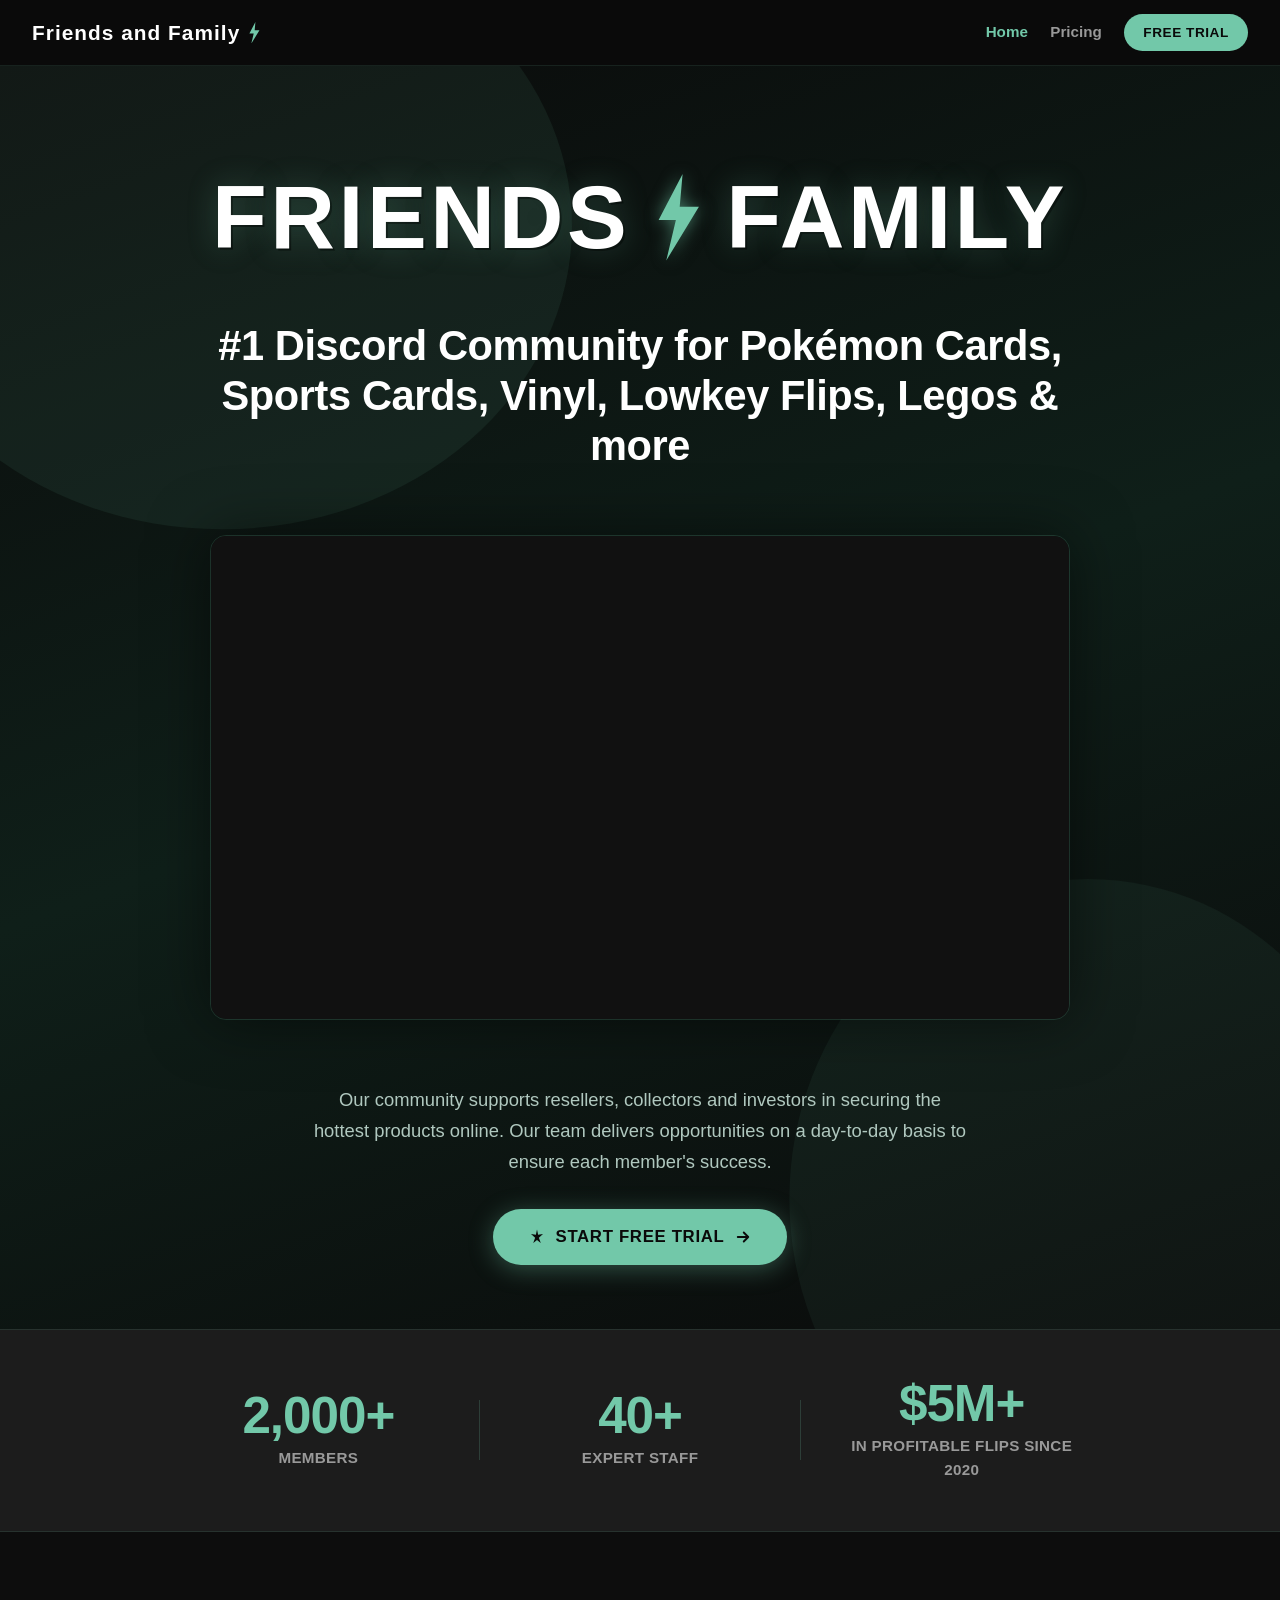
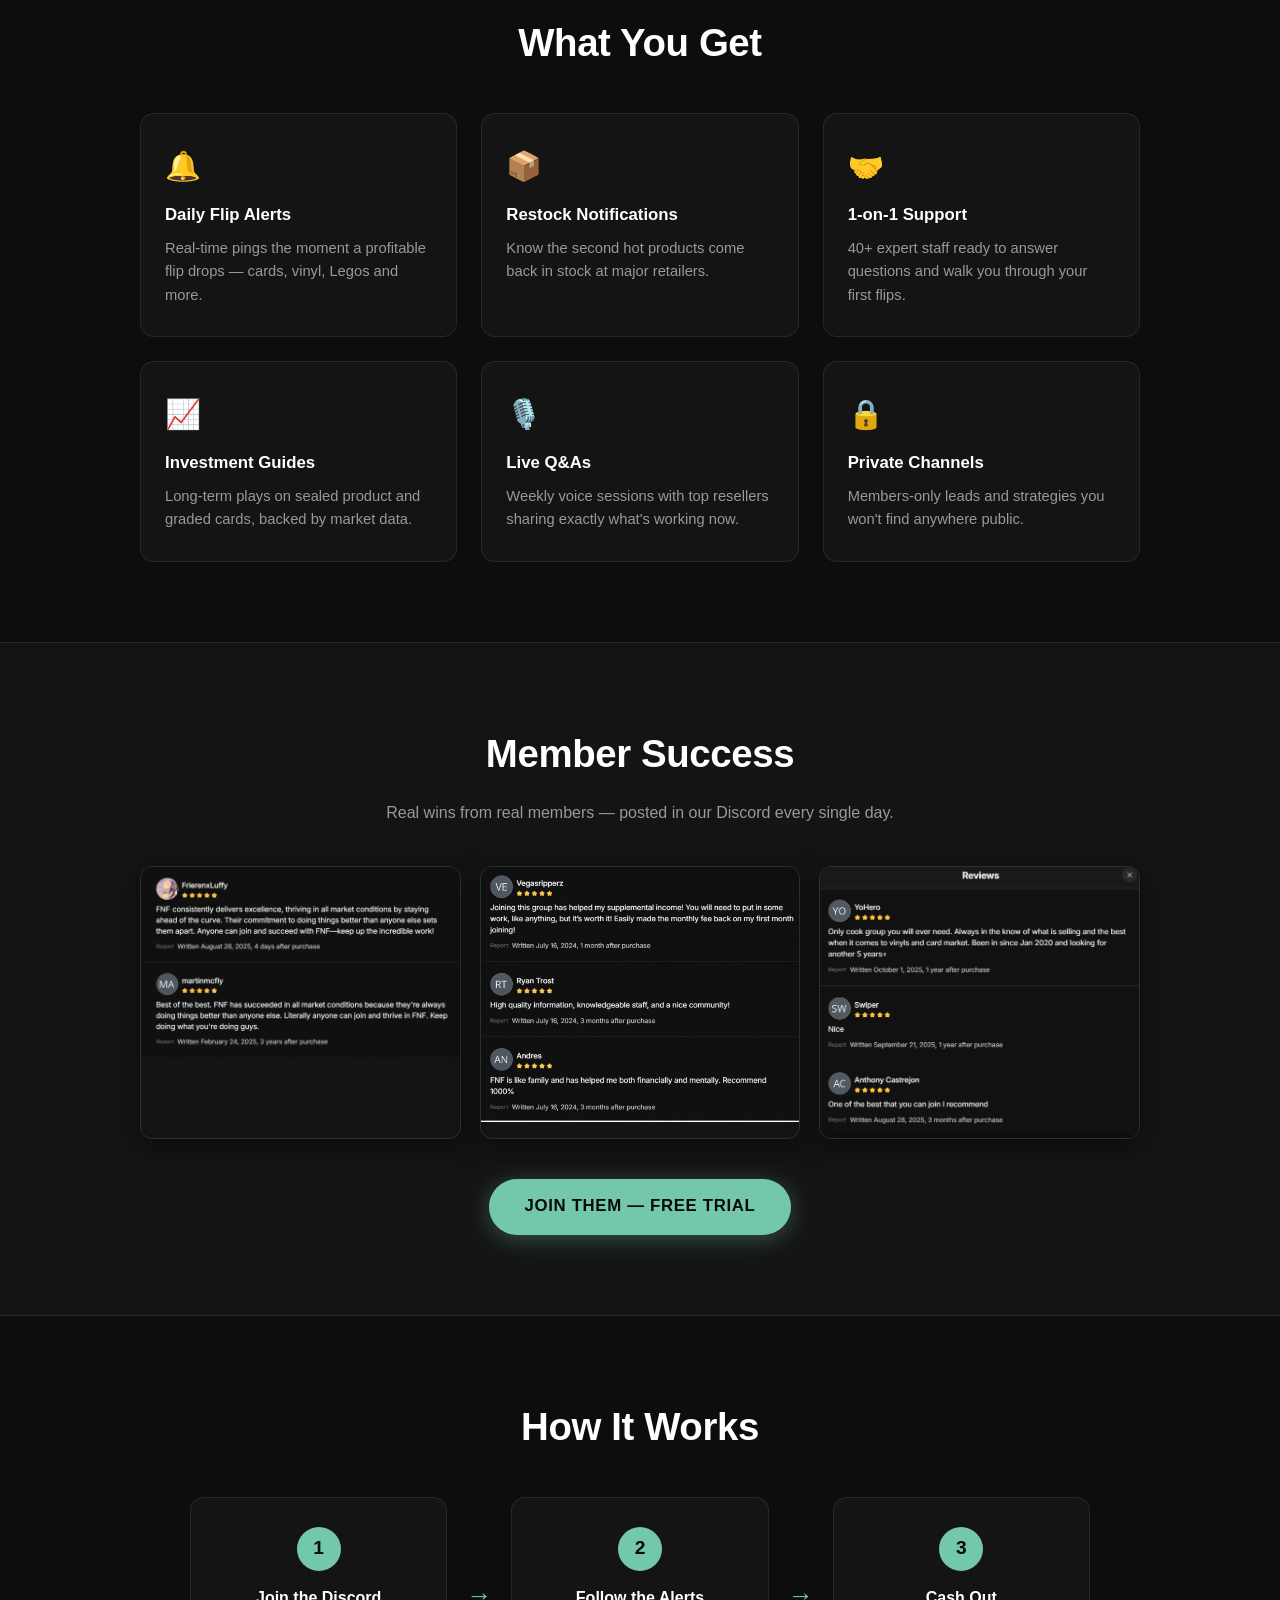
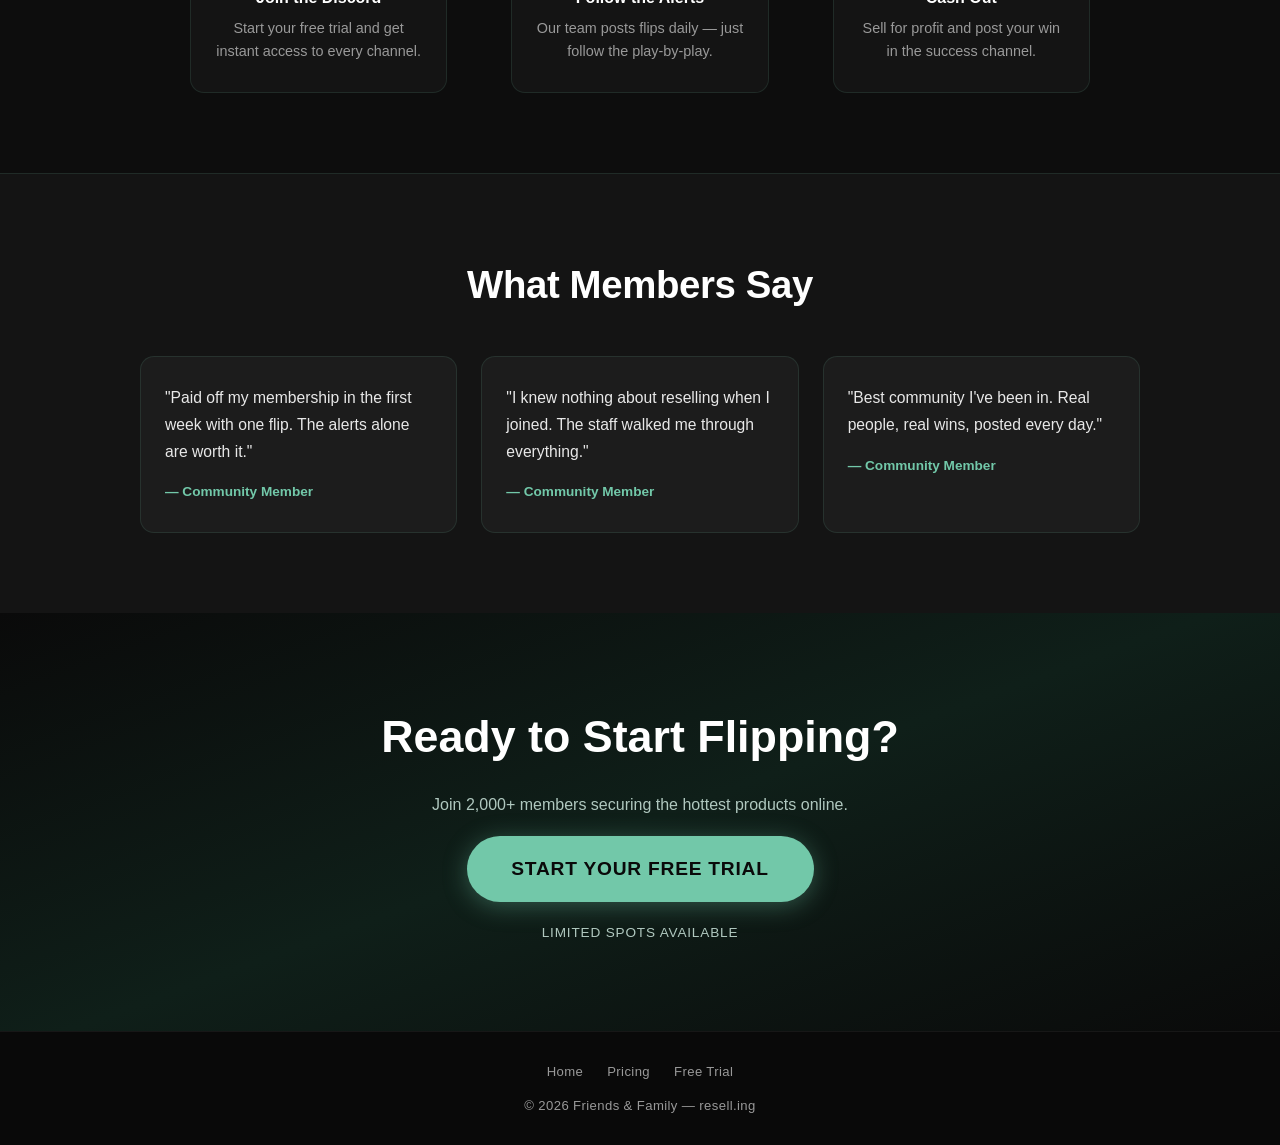
<file: index.html>
<!DOCTYPE html>
<html lang="en">
<head>
  <meta charset="UTF-8" />
  <meta name="viewport" content="width=device-width, initial-scale=1.0" />
  <title>Friends &amp; Family — Reselling Community</title>
  <meta name="description" content="The #1 Discord community for reselling — Pokémon cards, sports cards, vinyl, lowkey flips, Legos &amp; more. resell.ing" />
  <link rel="canonical" href="https://resell.ing/" />
  <meta property="og:title" content="Friends &amp; Family — Reselling Community" />
  <meta property="og:url" content="https://resell.ing/" />
  <meta property="og:type" content="website" />
  <link rel="stylesheet" href="style.css" />
</head>
<body>

  <!-- ===== NAV ===== -->
  <nav class="site-nav">
    <a class="nav-brand" href="index.html">
      <span class="nav-brand-word">Friends and Family</span>
      <svg class="nav-bolt" viewBox="0 0 60 90" xmlns="http://www.w3.org/2000/svg" aria-hidden="true">
        <polygon points="35,0 10,48 28,48 18,90 52,34 32,34" />
      </svg>
    </a>
    <div class="nav-links">
      <a href="index.html" class="nav-link active">Home</a>
      <a href="pricing.html" class="nav-link">Pricing</a>
      <a class="nav-cta" href="https://tinyurl.com/tcgfree5" target="_blank" rel="noopener noreferrer">Free Trial</a>
    </div>
  </nav>

  <!-- ===== HERO BANNER ===== -->
  <section class="hero">
    <!-- Background decorative SVG blobs -->
    <svg class="hero-blob hero-blob--tl" viewBox="0 0 600 600" xmlns="http://www.w3.org/2000/svg" aria-hidden="true">
      <ellipse cx="300" cy="300" rx="300" ry="260" fill="#72c8a9" opacity="0.08"/>
    </svg>
    <svg class="hero-blob hero-blob--br" viewBox="0 0 600 600" xmlns="http://www.w3.org/2000/svg" aria-hidden="true">
      <ellipse cx="300" cy="300" rx="280" ry="300" fill="#72c8a9" opacity="0.06"/>
    </svg>

    <div class="hero-inner">
      <!-- Wordmark -->
      <div class="wordmark">
        <span class="word">FRIENDS</span>
        <svg class="bolt" viewBox="0 0 60 90" xmlns="http://www.w3.org/2000/svg" aria-hidden="true">
          <polygon points="35,0 10,48 28,48 18,90 52,34 32,34" />
        </svg>
        <span class="word">FAMILY</span>
      </div>

      <!-- Headline -->
      <h1 class="hero-headline">
        #1 Discord Community for Pokémon Cards, Sports Cards, Vinyl, Lowkey Flips, Legos &amp; more
      </h1>

      <!-- Video -->
      <div class="hero-video-wrapper">
        <div class="video-wrapper">
          <iframe
            class="video-embed"
            src="https://www.youtube-nocookie.com/embed/oEtG5FWEf_s"
            title="Friends &amp; Family — Community Video"
            frameborder="0"
            allow="accelerometer; autoplay; clipboard-write; encrypted-media; gyroscope; picture-in-picture; web-share"
            allowfullscreen>
          </iframe>
        </div>
      </div>

      <!-- Sub-copy -->
      <p class="hero-sub">
        Our community supports resellers, collectors and investors in securing the hottest products online.
        Our team delivers opportunities on a day-to-day basis to ensure each member's success.
      </p>

      <!-- CTA Button -->
      <a class="cta-btn" href="https://tinyurl.com/tcgfree5" target="_blank" rel="noopener noreferrer">
        <svg class="btn-svg btn-svg--left" viewBox="0 0 24 24" xmlns="http://www.w3.org/2000/svg" aria-hidden="true">
          <path d="M12 2 L13.5 9 L20 8 L14.5 13 L17 20 L12 16 L7 20 L9.5 13 L4 8 L10.5 9 Z"/>
        </svg>
        <span>Start Free Trial</span>
        <svg class="btn-svg btn-svg--right" viewBox="0 0 24 24" xmlns="http://www.w3.org/2000/svg" aria-hidden="true">
          <path d="M5 12 H19 M13 6 L19 12 L13 18" stroke-width="2.5" stroke-linecap="round" stroke-linejoin="round"/>
        </svg>
      </a>
    </div>
  </section>

  <!-- ===== STATS STRIP ===== -->
  <section class="stats-strip">
    <div class="stats-inner">
      <div class="stat">
        <span class="stat-number">2,000+</span>
        <span class="stat-label">Members</span>
      </div>
      <div class="stat-divider" aria-hidden="true"></div>
      <div class="stat">
        <span class="stat-number">40+</span>
        <span class="stat-label">Expert Staff</span>
      </div>
      <div class="stat-divider" aria-hidden="true"></div>
      <div class="stat">
        <span class="stat-number">$5M+</span>
        <span class="stat-label">in profitable flips since 2020</span>
      </div>
    </div>
  </section>

  <!-- ===== WHAT YOU GET ===== -->
  <section class="features">
    <h2 class="section-title">What You Get</h2>
    <div class="features-grid">
      <div class="feature-card">
        <div class="feature-icon" aria-hidden="true">🔔</div>
        <h3>Daily Flip Alerts</h3>
        <p>Real-time pings the moment a profitable flip drops — cards, vinyl, Legos and more.</p>
      </div>
      <div class="feature-card">
        <div class="feature-icon" aria-hidden="true">📦</div>
        <h3>Restock Notifications</h3>
        <p>Know the second hot products come back in stock at major retailers.</p>
      </div>
      <div class="feature-card">
        <div class="feature-icon" aria-hidden="true">🤝</div>
        <h3>1-on-1 Support</h3>
        <p>40+ expert staff ready to answer questions and walk you through your first flips.</p>
      </div>
      <div class="feature-card">
        <div class="feature-icon" aria-hidden="true">📈</div>
        <h3>Investment Guides</h3>
        <p>Long-term plays on sealed product and graded cards, backed by market data.</p>
      </div>
      <div class="feature-card">
        <div class="feature-icon" aria-hidden="true">🎙️</div>
        <h3>Live Q&amp;As</h3>
        <p>Weekly voice sessions with top resellers sharing exactly what's working now.</p>
      </div>
      <div class="feature-card">
        <div class="feature-icon" aria-hidden="true">🔒</div>
        <h3>Private Channels</h3>
        <p>Members-only leads and strategies you won't find anywhere public.</p>
      </div>
    </div>
  </section>

  <!-- ===== MEMBER SUCCESS ===== -->
  <section class="member-success">
    <h2 class="section-title">Member Success</h2>
    <p class="section-sub">Real wins from real members — posted in our Discord every single day.</p>
    <div class="success-grid">
      <figure class="success-item">
        <img src="m1.jpg" alt="Member success — profitable flip" loading="lazy" />
      </figure>
      <figure class="success-item">
        <img src="m2.jpg" alt="Member success — profitable flip" loading="lazy" />
      </figure>
      <figure class="success-item">
        <img src="m5.png" alt="Member success — profitable flip" loading="lazy" />
      </figure>
    </div>
    <div class="section-cta">
      <a class="cta-btn" href="https://tinyurl.com/tcgfree5" target="_blank" rel="noopener noreferrer">
        <span>Join Them — Free Trial</span>
      </a>
    </div>
  </section>

  <!-- ===== HOW IT WORKS ===== -->
  <section class="how-it-works">
    <h2 class="section-title">How It Works</h2>
    <div class="steps">
      <div class="step">
        <span class="step-number">1</span>
        <h3>Join the Discord</h3>
        <p>Start your free trial and get instant access to every channel.</p>
      </div>
      <div class="step-arrow" aria-hidden="true">→</div>
      <div class="step">
        <span class="step-number">2</span>
        <h3>Follow the Alerts</h3>
        <p>Our team posts flips daily — just follow the play-by-play.</p>
      </div>
      <div class="step-arrow" aria-hidden="true">→</div>
      <div class="step">
        <span class="step-number">3</span>
        <h3>Cash Out</h3>
        <p>Sell for profit and post your win in the success channel.</p>
      </div>
    </div>
  </section>

  <!-- ===== TESTIMONIALS ===== -->
  <section class="testimonials">
    <h2 class="section-title">What Members Say</h2>
    <div class="testimonial-grid">
      <blockquote class="testimonial">
        <p>"Paid off my membership in the first week with one flip. The alerts alone are worth it."</p>
        <footer>— Community Member</footer>
      </blockquote>
      <blockquote class="testimonial">
        <p>"I knew nothing about reselling when I joined. The staff walked me through everything."</p>
        <footer>— Community Member</footer>
      </blockquote>
      <blockquote class="testimonial">
        <p>"Best community I've been in. Real people, real wins, posted every day."</p>
        <footer>— Community Member</footer>
      </blockquote>
    </div>
  </section>

  <!-- ===== FINAL CTA ===== -->
  <section class="final-cta">
    <h2>Ready to Start Flipping?</h2>
    <p>Join 2,000+ members securing the hottest products online.</p>
    <a class="cta-btn cta-btn--large" href="https://tinyurl.com/tcgfree5" target="_blank" rel="noopener noreferrer">
      <span>Start Your Free Trial</span>
    </a>
    <p class="urgency-note">Limited spots available</p>
  </section>

  <!-- ===== FOOTER ===== -->
  <footer class="site-footer">
    <div class="footer-links">
      <a href="index.html">Home</a>
      <a href="pricing.html">Pricing</a>
      <a href="https://tinyurl.com/tcgfree5" target="_blank" rel="noopener noreferrer">Free Trial</a>
    </div>
    <p>&copy; 2026 Friends &amp; Family &mdash; resell.ing</p>
  </footer>

</body>
</html>
</file>
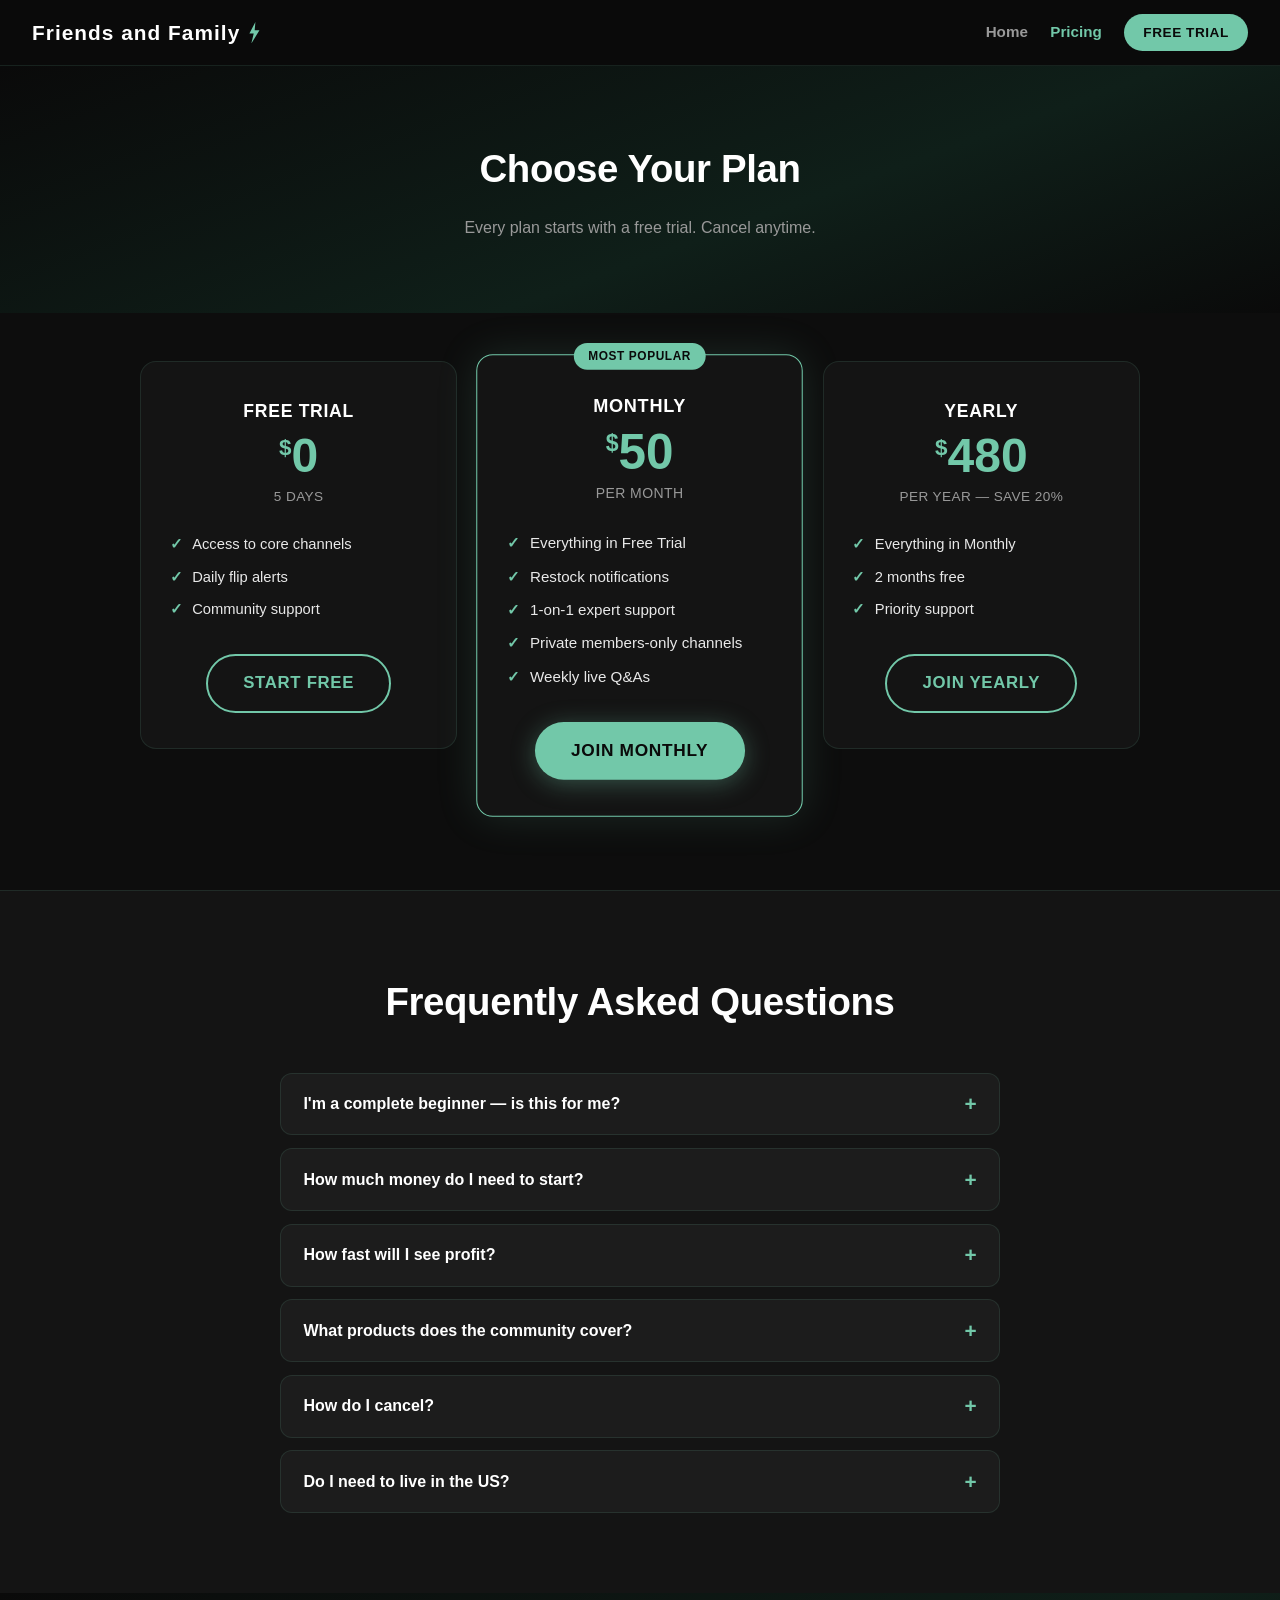
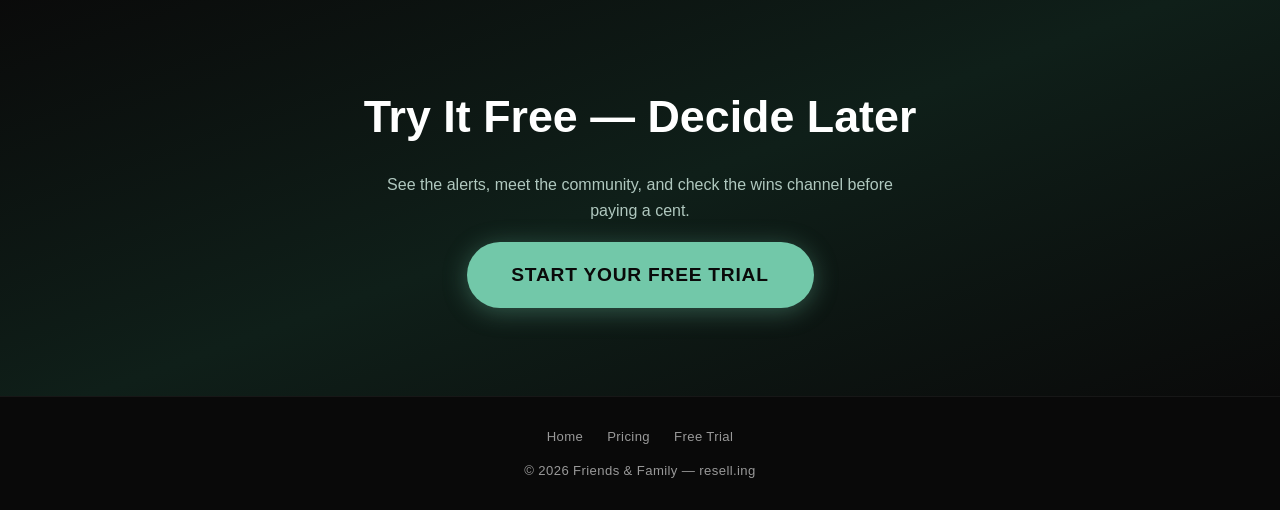
<file: pricing.html>
<!DOCTYPE html>
<html lang="en">
<head>
  <meta charset="UTF-8" />
  <meta name="viewport" content="width=device-width, initial-scale=1.0" />
  <title>Pricing — Friends &amp; Family</title>
  <meta name="description" content="Join the #1 reselling Discord community. Start with a free trial. resell.ing" />
  <link rel="canonical" href="https://resell.ing/pricing.html" />
  <meta property="og:title" content="Pricing — Friends &amp; Family" />
  <meta property="og:url" content="https://resell.ing/pricing.html" />
  <meta property="og:type" content="website" />
  <link rel="stylesheet" href="style.css" />
</head>
<body>

  <!-- ===== NAV ===== -->
  <nav class="site-nav">
    <a class="nav-brand" href="index.html">
      <span class="nav-brand-word">Friends and Family</span>
      <svg class="nav-bolt" viewBox="0 0 60 90" xmlns="http://www.w3.org/2000/svg" aria-hidden="true">
        <polygon points="35,0 10,48 28,48 18,90 52,34 32,34" />
      </svg>
    </a>
    <div class="nav-links">
      <a href="index.html" class="nav-link">Home</a>
      <a href="pricing.html" class="nav-link active">Pricing</a>
      <a class="nav-cta" href="https://tinyurl.com/tcgfree5" target="_blank" rel="noopener noreferrer">Free Trial</a>
    </div>
  </nav>

  <!-- ===== PRICING HERO ===== -->
  <section class="pricing-hero">
    <h1 class="section-title">Choose Your Plan</h1>
    <p class="section-sub">Every plan starts with a free trial. Cancel anytime.</p>
  </section>

  <!-- ===== PRICING CARDS ===== -->
  <section class="pricing">
    <div class="pricing-grid">
      <div class="price-card">
        <h3 class="price-name">Free Trial</h3>
        <div class="price-amount"><span class="price-currency">$</span>0</div>
        <p class="price-period">5 days</p>
        <ul class="price-features">
          <li>Access to core channels</li>
          <li>Daily flip alerts</li>
          <li>Community support</li>
        </ul>
        <a class="cta-btn cta-btn--outline" href="https://tinyurl.com/tcgfree5" target="_blank" rel="noopener noreferrer">
          <span>Start Free</span>
        </a>
      </div>

      <div class="price-card price-card--featured">
        <span class="price-badge">Most Popular</span>
        <h3 class="price-name">Monthly</h3>
        <div class="price-amount"><span class="price-currency">$</span>50</div>
        <p class="price-period">per month</p>
        <ul class="price-features">
          <li>Everything in Free Trial</li>
          <li>Restock notifications</li>
          <li>1-on-1 expert support</li>
          <li>Private members-only channels</li>
          <li>Weekly live Q&amp;As</li>
        </ul>
        <a class="cta-btn" href="https://tinyurl.com/tcgfree5" target="_blank" rel="noopener noreferrer">
          <span>Join Monthly</span>
        </a>
      </div>

      <div class="price-card">
        <h3 class="price-name">Yearly</h3>
        <div class="price-amount"><span class="price-currency">$</span>480</div>
        <p class="price-period">per year — save 20%</p>
        <ul class="price-features">
          <li>Everything in Monthly</li>
          <li>2 months free</li>
          <li>Priority support</li>
        </ul>
        <a class="cta-btn cta-btn--outline" href="https://tinyurl.com/tcgfree5" target="_blank" rel="noopener noreferrer">
          <span>Join Yearly</span>
        </a>
      </div>
    </div>
  </section>

  <!-- ===== FAQ ===== -->
  <section class="faq">
    <h2 class="section-title">Frequently Asked Questions</h2>
    <div class="faq-list">
      <details class="faq-item">
        <summary>I'm a complete beginner — is this for me?</summary>
        <p>Absolutely. Most members start with zero reselling experience. Our staff and guides walk you through your first flip step by step.</p>
      </details>
      <details class="faq-item">
        <summary>How much money do I need to start?</summary>
        <p>Many flips start under $50. You can scale at whatever pace fits your budget — there's no minimum.</p>
      </details>
      <details class="faq-item">
        <summary>How fast will I see profit?</summary>
        <p>Many members recoup their membership within their first week, but results depend on how quickly you act on alerts and how much you invest.</p>
      </details>
      <details class="faq-item">
        <summary>What products does the community cover?</summary>
        <p>Pokémon cards, sports cards, vinyl records, Legos, sneakers, and general lowkey flips — anything with profit potential.</p>
      </details>
      <details class="faq-item">
        <summary>How do I cancel?</summary>
        <p>Cancel anytime directly from your subscription dashboard — no emails, no hoops, no questions asked.</p>
      </details>
      <details class="faq-item">
        <summary>Do I need to live in the US?</summary>
        <p>Most alerts focus on US retailers, but we have international members who profit from online drops and local markets.</p>
      </details>
    </div>
  </section>

  <!-- ===== FINAL CTA ===== -->
  <section class="final-cta">
    <h2>Try It Free — Decide Later</h2>
    <p>See the alerts, meet the community, and check the wins channel before paying a cent.</p>
    <a class="cta-btn cta-btn--large" href="https://tinyurl.com/tcgfree5" target="_blank" rel="noopener noreferrer">
      <span>Start Your Free Trial</span>
    </a>
  </section>

  <!-- ===== FOOTER ===== -->
  <footer class="site-footer">
    <div class="footer-links">
      <a href="index.html">Home</a>
      <a href="pricing.html">Pricing</a>
      <a href="https://tinyurl.com/tcgfree5" target="_blank" rel="noopener noreferrer">Free Trial</a>
    </div>
    <p>&copy; 2026 Friends &amp; Family &mdash; resell.ing</p>
  </footer>

</body>
</html>
</file>
<file: style.css>
/* ===========================
   RESET & BASE
=========================== */
*, *::before, *::after {
  margin: 0;
  padding: 0;
  box-sizing: border-box;
}

:root {
  --green:   #72c8a9;
  --green-d: #4faa8a;
  --dark:    #0d0d0d;
  --dark-2:  #141414;
  --dark-3:  #1c1c1c;
  --text:    #e8e8e8;
  --muted:   #999;
  --white:   #ffffff;
}

html { scroll-behavior: smooth; }

body {
  font-family: 'Arial', 'Helvetica Neue', sans-serif;
  background-color: var(--dark);
  color: var(--text);
  line-height: 1.6;
  overflow-x: hidden;
}

/* ===========================
   NAV
=========================== */
.site-nav {
  position: sticky;
  top: 0;
  z-index: 50;
  display: flex;
  align-items: center;
  justify-content: space-between;
  padding: 0.9rem 2rem;
  background: rgba(10, 10, 10, 0.9);
  backdrop-filter: blur(10px);
  border-bottom: 1px solid rgba(114,200,169,0.12);
}

.nav-brand {
  display: flex;
  align-items: center;
  gap: 0.4rem;
  text-decoration: none;
}

.nav-brand-word {
  font-family: 'Arial Black', 'Franklin Gothic Heavy', sans-serif;
  font-weight: 900;
  font-size: 1.3rem;
  color: var(--white);
  letter-spacing: 0.05em;
}

.nav-bolt {
  width: 0.9rem;
  fill: var(--green);
}

.nav-links {
  display: flex;
  align-items: center;
  gap: 1.4rem;
}

.nav-link {
  color: var(--muted);
  text-decoration: none;
  font-size: 0.95rem;
  font-weight: 600;
  transition: color 0.2s ease;
}

.nav-link:hover,
.nav-link.active { color: var(--green); }

.nav-cta {
  padding: 0.45rem 1.2rem;
  background: var(--green);
  color: #0a0a0a;
  font-weight: 900;
  font-size: 0.85rem;
  letter-spacing: 0.04em;
  text-transform: uppercase;
  text-decoration: none;
  border-radius: 50px;
  transition: background 0.2s ease;
}

.nav-cta:hover { background: var(--green-d); }

/* ===========================
   HERO BANNER
=========================== */
.hero {
  position: relative;
  min-height: 100vh;
  display: flex;
  align-items: center;
  justify-content: center;
  background: linear-gradient(160deg, #0a0a0a 0%, #0f1f19 50%, #0a0a0a 100%);
  overflow: hidden;
  padding: 5rem 2rem 4rem;
}

/* Decorative blobs */
.hero-blob {
  position: absolute;
  pointer-events: none;
}
.hero-blob--tl {
  top: -15%;
  left: -10%;
  width: clamp(300px, 55vw, 700px);
}
.hero-blob--br {
  bottom: -15%;
  right: -10%;
  width: clamp(280px, 50vw, 650px);
}

.hero-inner {
  position: relative;
  z-index: 1;
  display: flex;
  flex-direction: column;
  align-items: center;
  text-align: center;
  max-width: 860px;
  gap: 2rem;
}

/* Wordmark */
.wordmark {
  display: flex;
  align-items: center;
  gap: clamp(0.4rem, 1.5vw, 1.2rem);
  user-select: none;
}

.word {
  font-family: 'Arial Black', 'Franklin Gothic Heavy', 'Impact', sans-serif;
  font-weight: 900;
  font-size: clamp(2.2rem, 7vw, 6.5rem);
  letter-spacing: 0.04em;
  color: var(--white);
  text-shadow:
    0 0 30px rgba(114, 200, 169, 0.25),
    2px 2px 0 rgba(0,0,0,0.6);
}

.bolt {
  width: clamp(1.6rem, 4.5vw, 4.5rem);
  flex-shrink: 0;
  fill: var(--green);
  filter:
    drop-shadow(0 0 8px rgba(114,200,169,0.6))
    drop-shadow(2px 2px 4px rgba(0,0,0,0.5));
}

/* Headline */
.hero-headline {
  font-family: 'Arial Black', 'Franklin Gothic Heavy', sans-serif;
  font-size: clamp(1.5rem, 3.5vw, 2.6rem);
  font-weight: 900;
  line-height: 1.2;
  color: var(--white);
  letter-spacing: -0.01em;
}

/* Sub-copy */
.hero-sub {
  font-size: clamp(0.95rem, 1.8vw, 1.15rem);
  color: #b0c8bf;
  max-width: 660px;
  line-height: 1.7;
}

/* CTA Button */
.cta-btn {
  display: inline-flex;
  align-items: center;
  gap: 0.6rem;
  padding: 0.9rem 2.2rem;
  background: var(--green);
  color: #0a0a0a;
  font-family: 'Arial Black', sans-serif;
  font-weight: 900;
  font-size: 1.05rem;
  letter-spacing: 0.04em;
  text-transform: uppercase;
  text-decoration: none;
  border-radius: 50px;
  transition: background 0.2s ease, transform 0.15s ease, box-shadow 0.2s ease;
  box-shadow: 0 4px 24px rgba(114,200,169,0.35);
}

.cta-btn:hover {
  background: var(--green-d);
  transform: translateY(-2px);
  box-shadow: 0 8px 32px rgba(114,200,169,0.45);
}

.cta-btn:active { transform: translateY(0); }

.cta-btn--large {
  font-size: 1.2rem;
  padding: 1.1rem 2.8rem;
}

.cta-btn--outline {
  background: transparent;
  color: var(--green);
  border: 2px solid var(--green);
  box-shadow: none;
}

.cta-btn--outline:hover {
  background: rgba(114,200,169,0.1);
  box-shadow: none;
}

.btn-svg--left {
  width: 18px;
  height: 18px;
  fill: #0a0a0a;
  flex-shrink: 0;
}
.btn-svg--right {
  width: 18px;
  height: 18px;
  fill: none;
  stroke: #0a0a0a;
  flex-shrink: 0;
}

/* ===========================
   VIDEO (in hero)
=========================== */
.hero-video-wrapper {
  width: 100%;
  display: flex;
  justify-content: center;
  margin: 2rem 0;
}

.video-wrapper {
  width: 100%;
  max-width: 860px;
  border-radius: 16px;
  overflow: hidden;
  border: 1px solid rgba(114,200,169,0.15);
  box-shadow: 0 0 60px rgba(0,0,0,0.5);
}

.video-embed {
  width: 100%;
  aspect-ratio: 16 / 9;
  display: block;
  border: 0;
  background: #111;
}

/* ===========================
   STATS STRIP
=========================== */
.stats-strip {
  background: var(--dark-3);
  border-top:    1px solid rgba(114,200,169,0.12);
  border-bottom: 1px solid rgba(114,200,169,0.12);
  padding: 3rem 2rem;
}

.stats-inner {
  max-width: 900px;
  margin: 0 auto;
  display: flex;
  align-items: center;
  justify-content: center;
  gap: 2rem;
  flex-wrap: wrap;
}

.stat {
  display: flex;
  flex-direction: column;
  align-items: center;
  text-align: center;
  flex: 1 1 200px;
  gap: 0.3rem;
}

.stat-number {
  font-family: 'Arial Black', 'Franklin Gothic Heavy', sans-serif;
  font-size: clamp(2rem, 5vw, 3.2rem);
  font-weight: 900;
  color: var(--green);
  line-height: 1;
  letter-spacing: -0.02em;
}

.stat-label {
  font-size: clamp(0.8rem, 1.5vw, 0.95rem);
  color: var(--muted);
  letter-spacing: 0.02em;
  text-transform: uppercase;
  font-weight: 600;
}

.stat-divider {
  width: 1px;
  height: 60px;
  background: rgba(114,200,169,0.2);
  flex-shrink: 0;
}

@media (max-width: 600px) {
  .stat-divider { display: none; }
  .stats-inner  { gap: 1.5rem; }
}

/* ===========================
   SECTION SHARED
=========================== */
.section-title {
  font-family: 'Arial Black', 'Franklin Gothic Heavy', sans-serif;
  font-size: clamp(1.6rem, 4vw, 2.4rem);
  font-weight: 900;
  color: var(--white);
  text-align: center;
  margin-bottom: 1rem;
  letter-spacing: -0.01em;
}

.section-sub {
  text-align: center;
  color: var(--muted);
  max-width: 560px;
  margin: 0 auto 2.5rem;
}

.section-cta {
  display: flex;
  justify-content: center;
  margin-top: 2.5rem;
}

/* ===========================
   FEATURES (What You Get)
=========================== */
.features {
  background: var(--dark);
  padding: 5rem 2rem;
}

.features-grid {
  max-width: 1000px;
  margin: 2.5rem auto 0;
  display: grid;
  grid-template-columns: repeat(auto-fit, minmax(280px, 1fr));
  gap: 1.5rem;
}

.feature-card {
  background: var(--dark-2);
  border: 1px solid rgba(114,200,169,0.12);
  border-radius: 14px;
  padding: 1.8rem 1.5rem;
  transition: transform 0.2s ease, border-color 0.2s ease;
}

.feature-card:hover {
  transform: translateY(-4px);
  border-color: rgba(114,200,169,0.35);
}

.feature-icon {
  font-size: 1.8rem;
  margin-bottom: 0.8rem;
}

.feature-card h3 {
  font-family: 'Arial Black', 'Franklin Gothic Heavy', sans-serif;
  font-size: 1.05rem;
  color: var(--white);
  margin-bottom: 0.5rem;
}

.feature-card p {
  font-size: 0.92rem;
  color: var(--muted);
  line-height: 1.6;
}

/* ===========================
   MEMBER SUCCESS
=========================== */
.member-success {
  background: var(--dark-2);
  border-top:    1px solid rgba(114,200,169,0.12);
  border-bottom: 1px solid rgba(114,200,169,0.12);
  padding: 5rem 2rem;
}

.success-grid {
  max-width: 1000px;
  margin: 0 auto;
  display: grid;
  grid-template-columns: repeat(auto-fit, minmax(240px, 1fr));
  gap: 1.2rem;
}

.success-item {
  border-radius: 12px;
  overflow: hidden;
  border: 1px solid rgba(114,200,169,0.18);
  box-shadow: 0 6px 30px rgba(0,0,0,0.45);
  transition: transform 0.2s ease, box-shadow 0.2s ease;
}

.success-item:hover {
  transform: translateY(-4px) scale(1.02);
  box-shadow: 0 12px 40px rgba(114,200,169,0.25);
}

.success-item img {
  width: 100%;
  height: auto;
  display: block;
}

/* ===========================
   HOW IT WORKS
=========================== */
.how-it-works {
  background: var(--dark);
  padding: 5rem 2rem;
}

.steps {
  max-width: 900px;
  margin: 2.5rem auto 0;
  display: flex;
  align-items: stretch;
  justify-content: center;
  gap: 1.2rem;
  flex-wrap: wrap;
}

.step {
  flex: 1 1 220px;
  max-width: 280px;
  text-align: center;
  background: var(--dark-2);
  border: 1px solid rgba(114,200,169,0.12);
  border-radius: 14px;
  padding: 1.8rem 1.4rem;
}

.step-number {
  display: inline-flex;
  align-items: center;
  justify-content: center;
  width: 44px;
  height: 44px;
  border-radius: 50%;
  background: var(--green);
  color: #0a0a0a;
  font-family: 'Arial Black', sans-serif;
  font-weight: 900;
  font-size: 1.2rem;
  margin-bottom: 0.9rem;
}

.step h3 {
  font-family: 'Arial Black', 'Franklin Gothic Heavy', sans-serif;
  font-size: 1rem;
  color: var(--white);
  margin-bottom: 0.4rem;
}

.step p {
  font-size: 0.9rem;
  color: var(--muted);
}

.step-arrow {
  display: flex;
  align-items: center;
  color: var(--green);
  font-size: 1.6rem;
  font-weight: 900;
}

@media (max-width: 760px) {
  .step-arrow { display: none; }
}

/* ===========================
   TESTIMONIALS
=========================== */
.testimonials {
  background: var(--dark-2);
  border-top: 1px solid rgba(114,200,169,0.12);
  padding: 5rem 2rem;
}

.testimonial-grid {
  max-width: 1000px;
  margin: 2.5rem auto 0;
  display: grid;
  grid-template-columns: repeat(auto-fit, minmax(260px, 1fr));
  gap: 1.5rem;
}

.testimonial {
  background: var(--dark-3);
  border: 1px solid rgba(114,200,169,0.12);
  border-radius: 14px;
  padding: 1.8rem 1.5rem;
}

.testimonial p {
  font-size: 0.98rem;
  color: var(--text);
  line-height: 1.7;
  margin-bottom: 1rem;
}

.testimonial footer {
  font-size: 0.85rem;
  color: var(--green);
  font-weight: 600;
}

/* ===========================
   FINAL CTA
=========================== */
.final-cta {
  background: linear-gradient(160deg, #0a0a0a 0%, #0f1f19 50%, #0a0a0a 100%);
  padding: 5.5rem 2rem;
  text-align: center;
  display: flex;
  flex-direction: column;
  align-items: center;
  gap: 1.2rem;
}

.final-cta h2 {
  font-family: 'Arial Black', 'Franklin Gothic Heavy', sans-serif;
  font-size: clamp(1.8rem, 4.5vw, 2.8rem);
  font-weight: 900;
  color: var(--white);
}

.final-cta p {
  color: #b0c8bf;
  max-width: 520px;
}

.urgency-note {
  font-size: 0.85rem;
  color: var(--muted);
  text-transform: uppercase;
  letter-spacing: 0.06em;
}

/* ===========================
   PRICING PAGE
=========================== */
.pricing-hero {
  background: linear-gradient(160deg, #0a0a0a 0%, #0f1f19 60%, #0a0a0a 100%);
  padding: 4.5rem 2rem 2rem;
}

.pricing {
  background: var(--dark);
  padding: 3rem 2rem 5rem;
}

.pricing-grid {
  max-width: 1000px;
  margin: 0 auto;
  display: grid;
  grid-template-columns: repeat(auto-fit, minmax(260px, 1fr));
  gap: 1.5rem;
  align-items: start;
}

.price-card {
  position: relative;
  background: var(--dark-2);
  border: 1px solid rgba(114,200,169,0.12);
  border-radius: 16px;
  padding: 2.2rem 1.8rem;
  display: flex;
  flex-direction: column;
  align-items: center;
  text-align: center;
  gap: 0.4rem;
}

.price-card--featured {
  border-color: var(--green);
  box-shadow: 0 0 40px rgba(114,200,169,0.15);
  transform: scale(1.03);
}

.price-badge {
  position: absolute;
  top: -12px;
  left: 50%;
  transform: translateX(-50%);
  background: var(--green);
  color: #0a0a0a;
  font-size: 0.72rem;
  font-weight: 900;
  text-transform: uppercase;
  letter-spacing: 0.05em;
  padding: 0.25rem 0.9rem;
  border-radius: 50px;
  white-space: nowrap;
}

.price-name {
  font-family: 'Arial Black', 'Franklin Gothic Heavy', sans-serif;
  font-size: 1.1rem;
  color: var(--white);
  text-transform: uppercase;
  letter-spacing: 0.04em;
}

.price-amount {
  font-family: 'Arial Black', 'Franklin Gothic Heavy', sans-serif;
  font-size: 3rem;
  font-weight: 900;
  color: var(--green);
  line-height: 1;
}

.price-currency {
  font-size: 1.4rem;
  vertical-align: super;
}

.price-period {
  font-size: 0.85rem;
  color: var(--muted);
  text-transform: uppercase;
  letter-spacing: 0.03em;
}

.price-features {
  list-style: none;
  margin: 1.2rem 0 1.6rem;
  display: flex;
  flex-direction: column;
  gap: 0.55rem;
  width: 100%;
}

.price-features li {
  font-size: 0.92rem;
  color: var(--text);
  padding-left: 1.4rem;
  position: relative;
  text-align: left;
}

.price-features li::before {
  content: "✓";
  position: absolute;
  left: 0;
  color: var(--green);
  font-weight: 900;
}

/* ===========================
   FAQ
=========================== */
.faq {
  background: var(--dark-2);
  border-top: 1px solid rgba(114,200,169,0.12);
  padding: 5rem 2rem;
}

.faq-list {
  max-width: 720px;
  margin: 2.5rem auto 0;
  display: flex;
  flex-direction: column;
  gap: 0.8rem;
}

.faq-item {
  background: var(--dark-3);
  border: 1px solid rgba(114,200,169,0.12);
  border-radius: 12px;
  overflow: hidden;
}

.faq-item summary {
  cursor: pointer;
  padding: 1.1rem 1.4rem;
  font-weight: 700;
  color: var(--white);
  list-style: none;
  position: relative;
  padding-right: 2.6rem;
}

.faq-item summary::-webkit-details-marker { display: none; }

.faq-item summary::after {
  content: "+";
  position: absolute;
  right: 1.4rem;
  top: 50%;
  transform: translateY(-50%);
  color: var(--green);
  font-size: 1.3rem;
  font-weight: 900;
  transition: transform 0.2s ease;
}

.faq-item[open] summary::after {
  content: "−";
}

.faq-item p {
  padding: 0 1.4rem 1.2rem;
  font-size: 0.95rem;
  color: var(--muted);
  line-height: 1.7;
}

/* ===========================
   FOOTER
=========================== */
.site-footer {
  background: #090909;
  border-top: 1px solid rgba(255,255,255,0.06);
  padding: 1.8rem 2rem;
  text-align: center;
  color: var(--muted);
  font-size: 0.82rem;
  letter-spacing: 0.03em;
}

.footer-links {
  display: flex;
  justify-content: center;
  gap: 1.5rem;
  margin-bottom: 0.8rem;
}

.footer-links a {
  color: var(--muted);
  text-decoration: none;
  transition: color 0.2s ease;
}

.footer-links a:hover { color: var(--green); }
</file>
